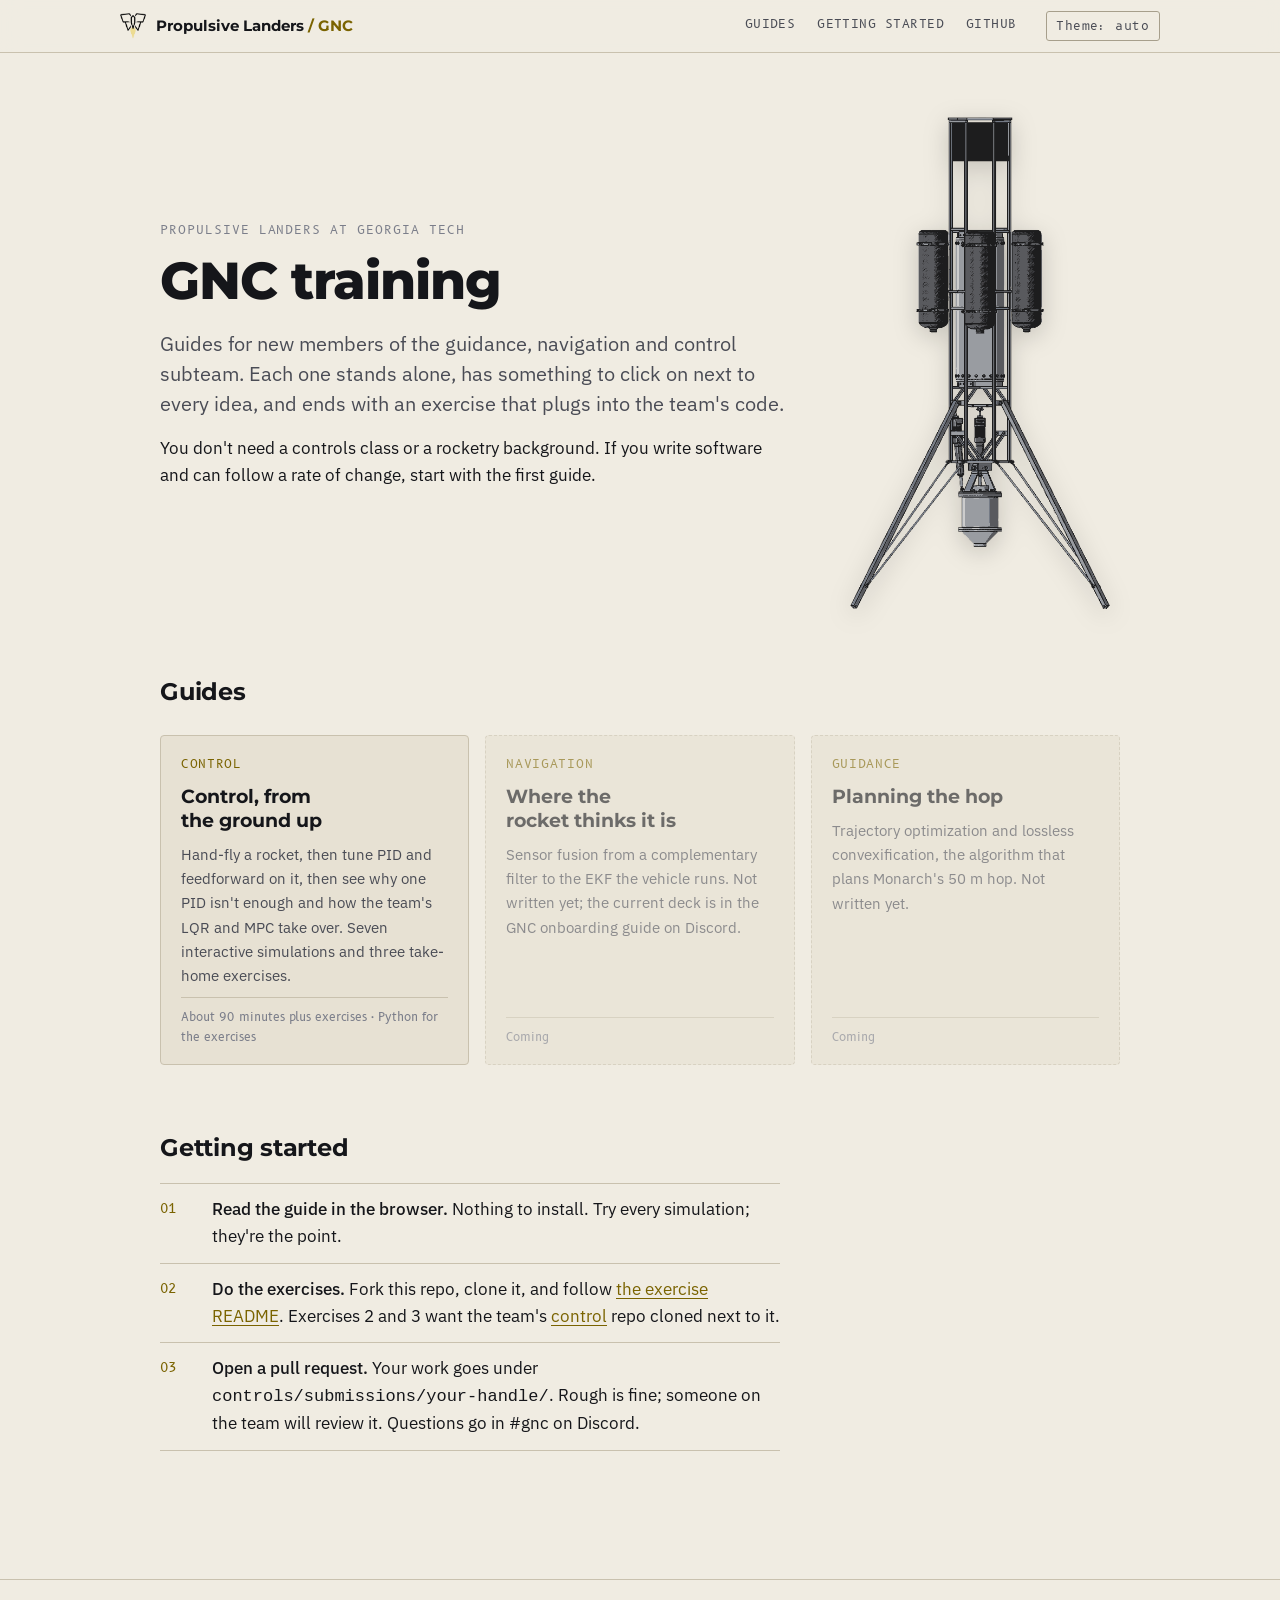
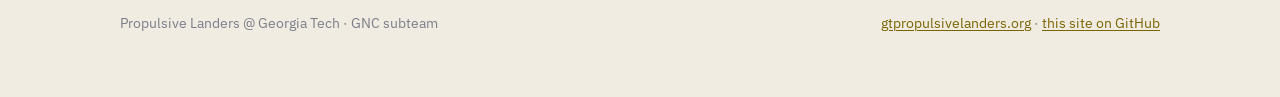
<file: index.html>
<!doctype html>
<html lang="en">
<head>
<meta charset="utf-8">
<meta name="viewport" content="width=device-width, initial-scale=1">
<title>GNC training</title>
<meta name="color-scheme" content="light dark">
<link rel="icon" type="image/png" href="favicon.png">
<link rel="preconnect" href="https://fonts.googleapis.com">
<link rel="preconnect" href="https://fonts.gstatic.com" crossorigin>
<link rel="stylesheet" href="https://fonts.googleapis.com/css2?family=B612:wght@400;700&family=B612+Mono:wght@400&family=IBM+Plex+Sans:ital,wght@0,400;0,500;1,400&family=Montserrat:wght@700;800&display=swap">
<style>
:root {
  color-scheme: light dark;
  --bg:#F0ECE2; --bg-2:#E7E1D3; --bg-3:#DCD5C4; --ink:#15161A; --ink-2:#4A4C55; --ink-3:#7B7E8A;
  --line:#C9C1AE; --line-2:#A79F8C; --gold:#FFD600; --gold-ink:#7A6300; --navy:#1E3A5F;
  --font-display:"Montserrat","Helvetica Neue",Arial,sans-serif; --font-body:"IBM Plex Sans","Segoe UI",Roboto,system-ui,sans-serif;
  --font-ui:"B612",Verdana,sans-serif; --font-mono:"B612 Mono","SFMono-Regular",Consolas,monospace;
}
@media (prefers-color-scheme: dark) { :root:not([data-theme="light"]) {
  --bg:#0E0F12; --bg-2:#15171C; --bg-3:#1E2128; --ink:#ECE8DD; --ink-2:#B4B0A6; --ink-3:#7E7B74;
  --line:#2A2D35; --line-2:#3D414B; --gold-ink:#FFD600; --navy:#6F9BD1; } }
:root[data-theme="dark"] {
  --bg:#0E0F12; --bg-2:#15171C; --bg-3:#1E2128; --ink:#ECE8DD; --ink-2:#B4B0A6; --ink-3:#7E7B74;
  --line:#2A2D35; --line-2:#3D414B; --gold-ink:#FFD600; --navy:#6F9BD1; }
*, *::before, *::after { box-sizing:border-box; }
body { margin:0; background:var(--bg); color:var(--ink); font-family:var(--font-body); font-size:1.0625rem; line-height:1.6; -webkit-font-smoothing:antialiased; }
a { color:var(--gold-ink); text-decoration:underline; text-decoration-thickness:1px; text-underline-offset:.15em; }
.topbar { position:sticky; top:0; z-index:20; background:color-mix(in srgb, var(--bg) 88%, transparent); backdrop-filter:blur(10px); border-bottom:1px solid var(--line); }
.wrap { width:min(1040px, 100% - 2*clamp(1.25rem,4vw,3rem)); margin-inline:auto; }
main.wrap { width:min(960px, 100% - 2*clamp(1.25rem,4vw,3rem)); }
.topbar-in { display:flex; align-items:center; gap:1.25rem; min-height:3.25rem; }
.brand { display:flex; align-items:center; gap:.6rem; text-decoration:none; color:var(--ink); font-family:var(--font-display); font-weight:700; font-size:.95rem; white-space:nowrap; }
.brand .mark { width:26px; height:26px; }
.brand b { color:var(--gold-ink); }
.topnav { margin-left:auto; display:flex; gap:.25rem; }
.topnav a { font-family:var(--font-mono); font-size:.75rem; letter-spacing:.04em; text-transform:uppercase; color:var(--ink-2); text-decoration:none; padding:.45rem .55rem; border-bottom:2px solid transparent; white-space:nowrap; }
.topnav a:hover { color:var(--ink); border-bottom-color:var(--gold); }
.theme-btn { border:1px solid var(--line-2); background:transparent; color:var(--ink-2); font-family:var(--font-mono); font-size:.75rem; letter-spacing:.04em; padding:.35rem .6rem; cursor:pointer; border-radius:3px; white-space:nowrap; flex:none; }
main { padding:4rem 0 3rem; }
.hero { display:grid; grid-template-columns:minmax(0, 1fr) minmax(220px, 280px); gap:3rem; align-items:center; }
@media (max-width: 800px) { .hero { grid-template-columns:1fr; } .hero img { max-width:180px; } }
.eyebrow { font-family:var(--font-mono); font-size:.75rem; letter-spacing:.08em; text-transform:uppercase; color:var(--ink-3); display:block; margin-bottom:.75rem; }
h1 { font-family:var(--font-display); font-weight:800; font-size:clamp(2.25rem,5vw,3.25rem); letter-spacing:-.02em; line-height:1.1; margin:0 0 1.25rem; text-wrap:balance; }
.lead { font-size:1.25rem; line-height:1.5; color:var(--ink-2); max-width:58ch; margin:0 0 1rem; text-wrap:pretty; }
p { margin:0 0 1rem; text-wrap:pretty; }
.hero img { width:100%; max-width:260px; justify-self:center; filter:drop-shadow(0 6px 12px rgba(0,0,0,.18)); }
h2 { font-family:var(--font-display); font-weight:700; font-size:1.5rem; letter-spacing:-.01em; margin:4rem 0 .5rem; }
.guides { list-style:none; padding:0; margin:1.5rem 0 0; display:grid; grid-template-columns:repeat(auto-fill, minmax(300px, 1fr)); gap:1rem; }
.guide { display:flex; flex-direction:column; gap:.6rem; padding:1.25rem 1.25rem 1rem; background:var(--bg-2); border:1px solid var(--line); border-radius:4px; text-decoration:none; color:var(--ink); min-height:100%; }
.guide:hover { border-color:var(--ink-3); }
.guide .n { font-family:var(--font-mono); font-size:.72rem; letter-spacing:.06em; text-transform:uppercase; color:var(--gold-ink); }
.guide .t { font-family:var(--font-display); font-weight:700; font-size:1.2rem; line-height:1.25; text-wrap:balance; }
.guide .d { color:var(--ink-2); font-size:.95rem; text-wrap:pretty; flex:1; }
.guide .m { font-family:var(--font-ui); font-size:.78rem; color:var(--ink-3); border-top:1px solid var(--line); padding-top:.6rem; }
.guide.soon { opacity:.6; border-style:dashed; }
.steps { list-style:none; padding:0; margin:1rem 0 0; max-width:62ch; counter-reset:s; }
.steps li { display:grid; grid-template-columns:2.5rem 1fr; gap:.75rem; padding:.75rem 0; border-top:1px solid var(--line); counter-increment:s; }
.steps li::before { content:"0" counter(s); font-family:var(--font-mono); font-size:.8rem; color:var(--gold-ink); padding-top:.2rem; }
.steps li:last-child { border-bottom:1px solid var(--line); }
.steps b { font-weight:500; }
footer { border-top:1px solid var(--line); margin-top:5rem; padding:2rem 0 3rem; font-size:.875rem; color:var(--ink-3); }
footer .wrap { display:flex; flex-wrap:wrap; gap:.5rem 2rem; justify-content:space-between; }
@media (prefers-reduced-motion: reduce) { *, *::before, *::after { transition:none !important; animation:none !important; } }
</style>
</head>
<body>
<header class="topbar"><div class="wrap topbar-in">
  <a class="brand" href="./"><img class="mark" src="controls/src/assets/mark_light.png" data-dark="controls/src/assets/mark_dark.png" data-light="controls/src/assets/mark_light.png" alt=""><span>Propulsive Landers <b>/ GNC</b></span></a>
  <nav class="topnav" aria-label="Site"><a href="#guides">Guides</a><a href="#start">Getting started</a><a href="https://github.com/Propulsive-Landers-GT">GitHub</a></nav>
  <button class="theme-btn" id="themeBtn" type="button">Theme: auto</button>
</div></header>
<main class="wrap">
  <section class="hero">
    <div>
      <span class="eyebrow">Propulsive Landers at Georgia Tech</span>
      <h1>GNC training</h1>
      <p class="lead">Guides for new members of the guidance, navigation and control subteam. Each one stands alone, has something to click on next to every idea, and ends with an exercise that plugs into the team's code.</p>
      <p>You don't need a controls class or a rocketry background. If you write software and can follow a rate of change, start with the first guide.</p>
    </div>
    <img src="controls/src/assets/monarch_480.png" alt="Render of Monarch, the team's 1000 N hybrid rocket lander">
  </section>

  <h2 id="guides">Guides</h2>
  <ul class="guides">
    <li><a class="guide" href="controls/">
      <span class="n">Control</span>
      <span class="t">Control, from the ground up</span>
      <span class="d">Hand-fly a rocket, then tune PID and feedforward on it, then see why one PID isn't enough and how the team's LQR and MPC take over. Seven interactive simulations and three take-home exercises.</span>
      <span class="m">About 90 minutes plus exercises · Python for the exercises</span>
    </a></li>
    <li><span class="guide soon">
      <span class="n">Navigation</span>
      <span class="t">Where the rocket thinks it is</span>
      <span class="d">Sensor fusion from a complementary filter to the EKF the vehicle runs. Not written yet; the current deck is in the GNC onboarding guide on Discord.</span>
      <span class="m">Coming</span>
    </span></li>
    <li><span class="guide soon">
      <span class="n">Guidance</span>
      <span class="t">Planning the hop</span>
      <span class="d">Trajectory optimization and lossless convexification, the algorithm that plans Monarch's 50 m hop. Not written yet.</span>
      <span class="m">Coming</span>
    </span></li>
  </ul>

  <h2 id="start">Getting started</h2>
  <ol class="steps">
    <li><span><b>Read the guide in the browser.</b> Nothing to install. Try every simulation; they're the point.</span></li>
    <li><span><b>Do the exercises.</b> Fork this repo, clone it, and follow <a href="controls/exercises/README.md">the exercise README</a>. Exercises 2 and 3 want the team's <a href="https://github.com/Propulsive-Landers-GT/control">control</a> repo cloned next to it.</span></li>
    <li><span><b>Open a pull request.</b> Your work goes under <code>controls/submissions/your-handle/</code>. Rough is fine; someone on the team will review it. Questions go in #gnc on Discord.</span></li>
  </ol>
</main>
<footer><div class="wrap">
  <p>Propulsive Landers @ Georgia Tech · GNC subteam</p>
  <p><a href="https://gtpropulsivelanders.org/">gtpropulsivelanders.org</a> · <a href="https://github.com/Propulsive-Landers-GT/training">this site on GitHub</a></p>
</div></footer>
<script>
(function () {
  const root = document.documentElement, KEY = 'gtpl-controls-theme', btn = document.getElementById('themeBtn');
  const order = ['auto', 'light', 'dark']; let mode = 'auto';
  try { const s = localStorage.getItem(KEY); if (order.includes(s)) mode = s; } catch (e) {}
  const mq = matchMedia('(prefers-color-scheme: dark)');
  function isDark() { const t = root.getAttribute('data-theme'); return t === 'dark' || (t !== 'light' && mq.matches); }
  function apply() {
    if (mode === 'auto') root.removeAttribute('data-theme'); else root.setAttribute('data-theme', mode);
    btn.textContent = 'Theme: ' + mode;
    try { localStorage.setItem(KEY, mode); } catch (e) {}
    document.querySelectorAll('img.mark').forEach(i => i.setAttribute('src', isDark() ? i.dataset.light : i.dataset.dark));
  }
  btn.addEventListener('click', () => { mode = order[(order.indexOf(mode) + 1) % 3]; apply(); });
  mq.addEventListener('change', apply); apply();
})();
</script>
</body>
</html>
</file>
